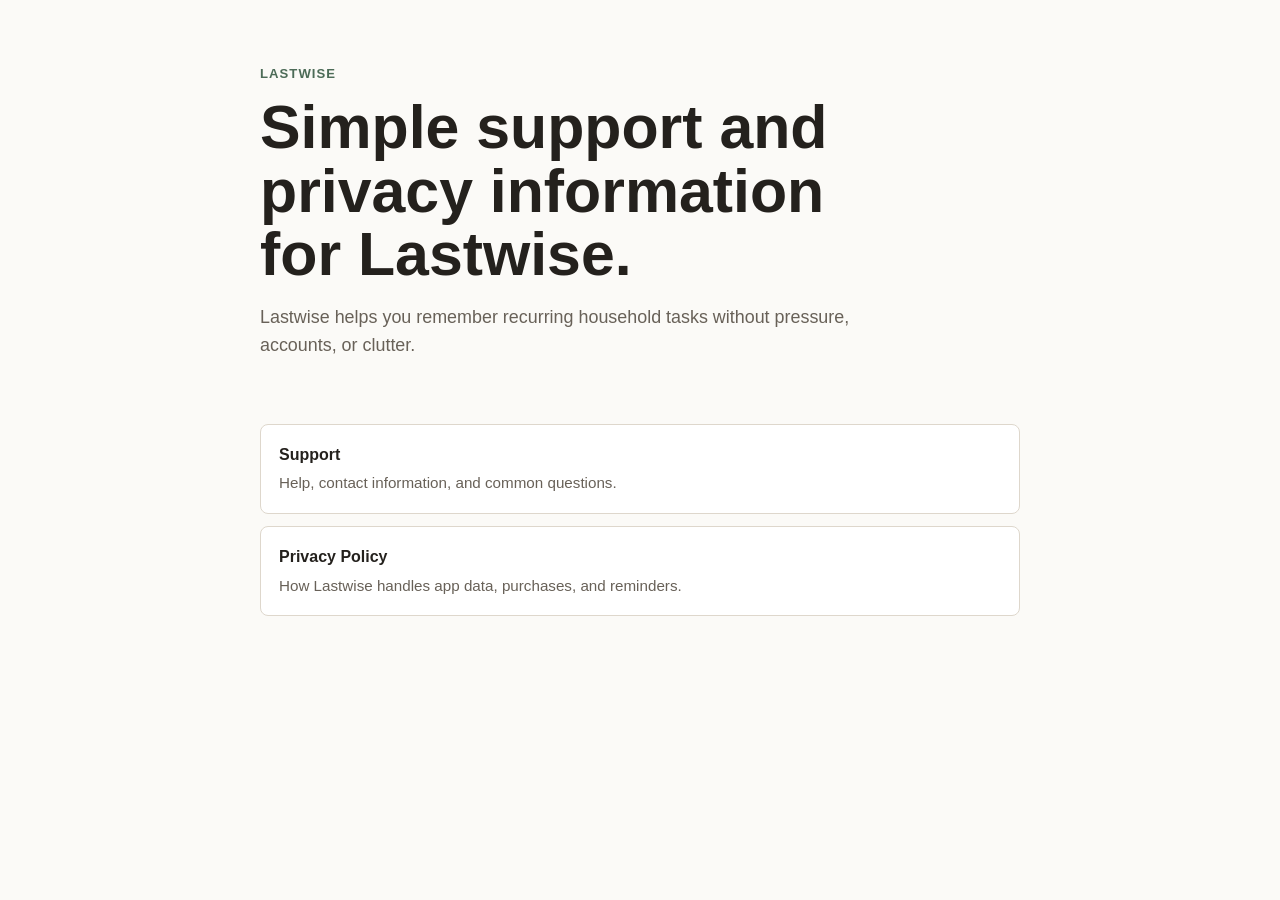
<file: index.html>
<!doctype html>
<html lang="en">
<head>
    <meta charset="utf-8">
    <meta name="viewport" content="width=device-width, initial-scale=1">
    <title>Lastwise</title>
    <link rel="stylesheet" href="styles.css">
</head>
<body>
    <main class="page">
        <section class="hero">
            <p class="eyebrow">Lastwise</p>
            <h1>Simple support and privacy information for Lastwise.</h1>
            <p class="lead">Lastwise helps you remember recurring household tasks without pressure, accounts, or clutter.</p>
        </section>

        <nav class="links" aria-label="Lastwise pages">
            <a class="link-card" href="support.html">
                <span>Support</span>
                <small>Help, contact information, and common questions.</small>
            </a>
            <a class="link-card" href="privacy.html">
                <span>Privacy Policy</span>
                <small>How Lastwise handles app data, purchases, and reminders.</small>
            </a>
        </nav>
    </main>
</body>
</html>
</file>
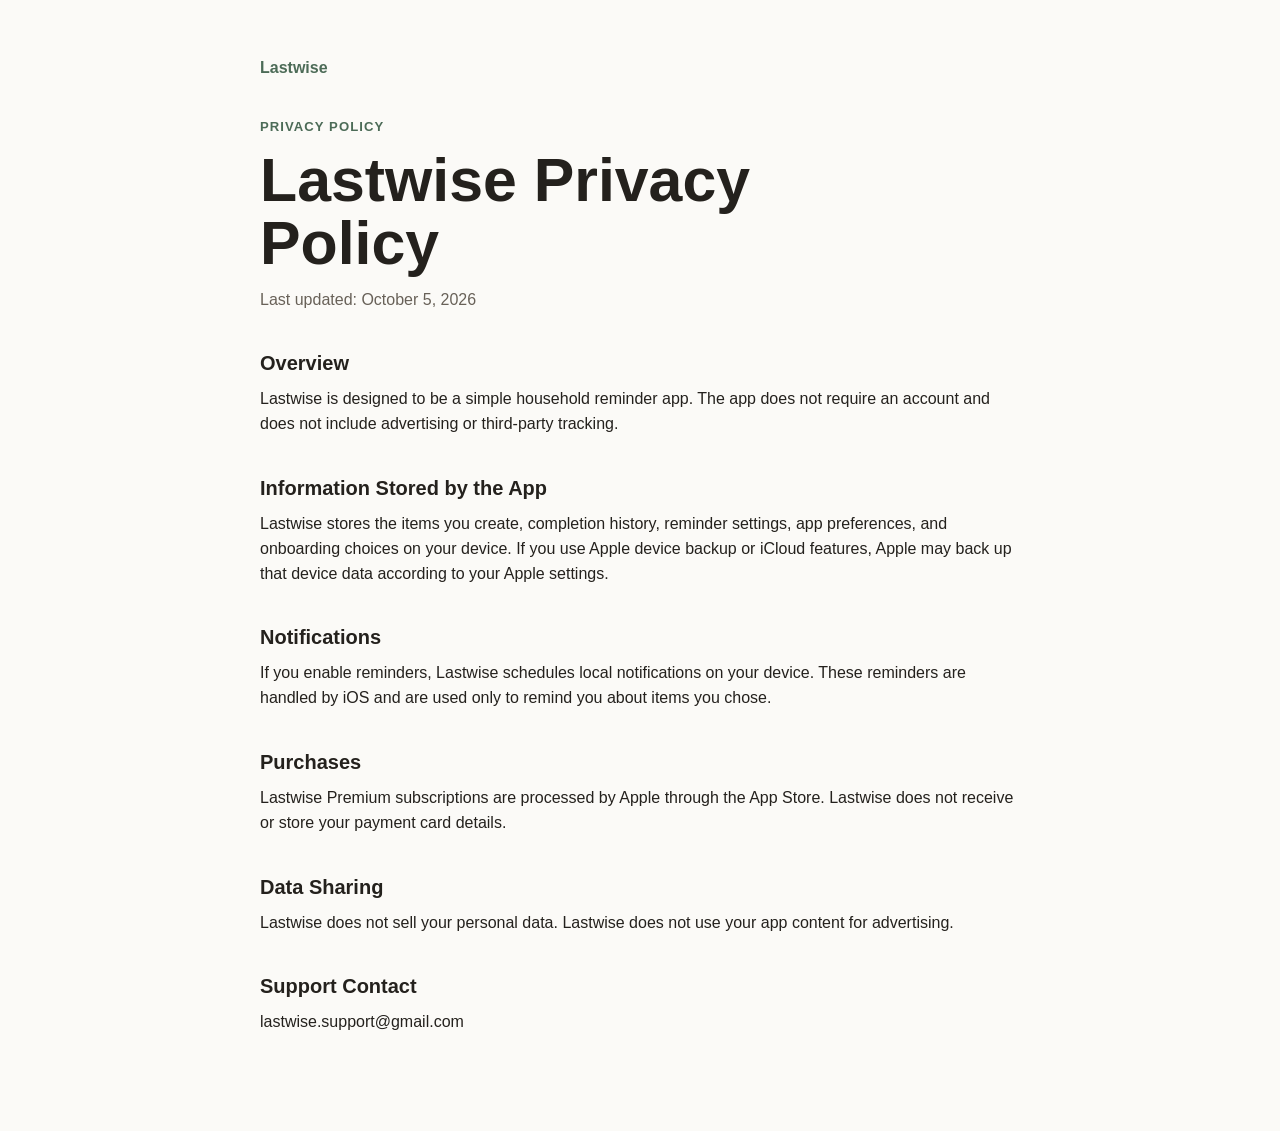
<file: privacy.html>
<!doctype html>
<html lang="en">
<head>
    <meta charset="utf-8">
    <meta name="viewport" content="width=device-width, initial-scale=1">
    <title>Lastwise Privacy Policy</title>
    <link rel="stylesheet" href="styles.css">
</head>
<body>
    <main class="page">
        <a class="back-link" href="index.html">Lastwise</a>

        <section class="content">
            <p class="eyebrow">Privacy Policy</p>
            <h1>Lastwise Privacy Policy</h1>
            <p class="updated">Last updated: October 5, 2026</p>

            <h2>Overview</h2>
            <p>Lastwise is designed to be a simple household reminder app. The app does not require an account and does not include advertising or third-party tracking.</p>

            <h2>Information Stored by the App</h2>
            <p>Lastwise stores the items you create, completion history, reminder settings, app preferences, and onboarding choices on your device. If you use Apple device backup or iCloud features, Apple may back up that device data according to your Apple settings.</p>

            <h2>Notifications</h2>
            <p>If you enable reminders, Lastwise schedules local notifications on your device. These reminders are handled by iOS and are used only to remind you about items you chose.</p>

            <h2>Purchases</h2>
            <p>Lastwise Premium subscriptions are processed by Apple through the App Store. Lastwise does not receive or store your payment card details.</p>

            <h2>Data Sharing</h2>
            <p>Lastwise does not sell your personal data. Lastwise does not use your app content for advertising.</p>

            <h2>Support Contact</h2>
            <p>lastwise.support@gmail.com</p>
        </section>
    </main>
</body>
</html>
</file>
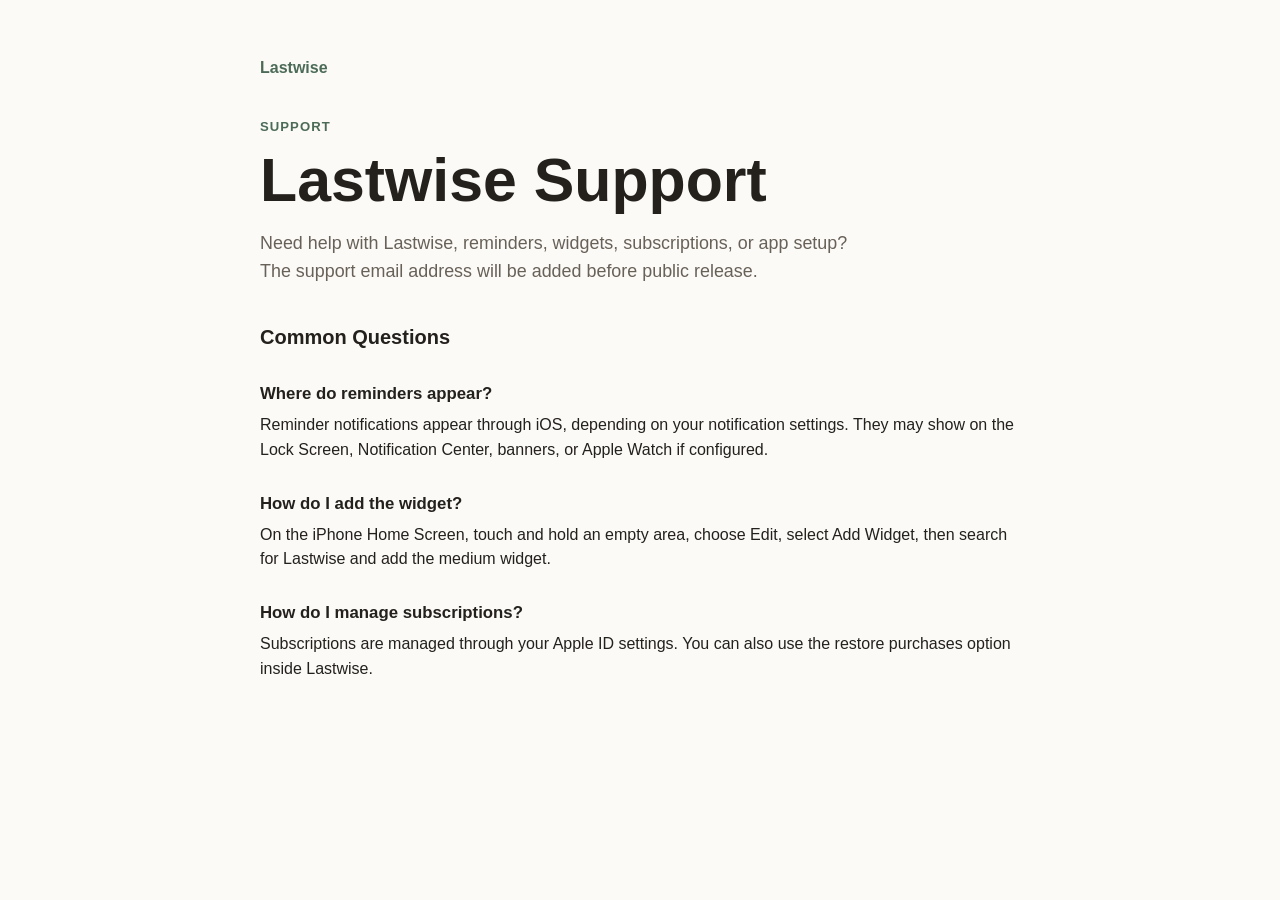
<file: support.html>
<!doctype html>
<html lang="en">
<head>
    <meta charset="utf-8">
    <meta name="viewport" content="width=device-width, initial-scale=1">
    <title>Lastwise Support</title>
    <link rel="stylesheet" href="styles.css">
</head>
<body>
    <main class="page">
        <a class="back-link" href="index.html">Lastwise</a>

        <section class="content">
            <p class="eyebrow">Support</p>
            <h1>Lastwise Support</h1>
            <p class="lead">Need help with Lastwise, reminders, widgets, subscriptions, or app setup? The support email address will be added before public release.</p>

            <h2>Common Questions</h2>
            <h3>Where do reminders appear?</h3>
            <p>Reminder notifications appear through iOS, depending on your notification settings. They may show on the Lock Screen, Notification Center, banners, or Apple Watch if configured.</p>

            <h3>How do I add the widget?</h3>
            <p>On the iPhone Home Screen, touch and hold an empty area, choose Edit, select Add Widget, then search for Lastwise and add the medium widget.</p>

            <h3>How do I manage subscriptions?</h3>
            <p>Subscriptions are managed through your Apple ID settings. You can also use the restore purchases option inside Lastwise.</p>
        </section>
    </main>
</body>
</html>
</file>
<file: styles.css>
:root {
    color-scheme: light dark;
    --background: #fbfaf7;
    --surface: #ffffff;
    --text: #24211d;
    --muted: #686158;
    --accent: #4c6b57;
    --border: #ded7cc;
}

@media (prefers-color-scheme: dark) {
    :root {
        --background: #171512;
        --surface: #211e1a;
        --text: #f3eee5;
        --muted: #c7baaa;
        --accent: #b6d4be;
        --border: #383129;
    }
}

* {
    box-sizing: border-box;
}

body {
    margin: 0;
    background: var(--background);
    color: var(--text);
    font-family: -apple-system, BlinkMacSystemFont, "SF Pro Text", "Segoe UI", sans-serif;
    line-height: 1.55;
}

.page {
    width: min(760px, calc(100% - 32px));
    margin: 0 auto;
    padding: 56px 0;
}

.hero,
.content {
    padding: 8px 0 24px;
}

.eyebrow {
    margin: 0 0 12px;
    color: var(--accent);
    font-size: 0.82rem;
    font-weight: 700;
    letter-spacing: 0.08em;
    text-transform: uppercase;
}

h1 {
    margin: 0;
    max-width: 660px;
    font-size: clamp(2rem, 6vw, 3.8rem);
    line-height: 1.04;
    letter-spacing: 0;
}

h2 {
    margin: 36px 0 8px;
    font-size: 1.25rem;
}

h3 {
    margin: 28px 0 6px;
    font-size: 1.05rem;
}

p {
    margin: 0 0 16px;
}

.lead {
    max-width: 620px;
    margin-top: 18px;
    color: var(--muted);
    font-size: 1.12rem;
}

.updated {
    margin-top: 12px;
    color: var(--muted);
}

.links {
    display: grid;
    gap: 12px;
    margin-top: 24px;
}

.link-card {
    display: grid;
    gap: 4px;
    padding: 18px;
    border: 1px solid var(--border);
    border-radius: 8px;
    background: var(--surface);
    color: var(--text);
    text-decoration: none;
}

.link-card span {
    font-weight: 700;
}

.link-card small {
    color: var(--muted);
    font-size: 0.95rem;
}

.back-link {
    display: inline-block;
    margin-bottom: 28px;
    color: var(--accent);
    font-weight: 700;
    text-decoration: none;
}
</file>
